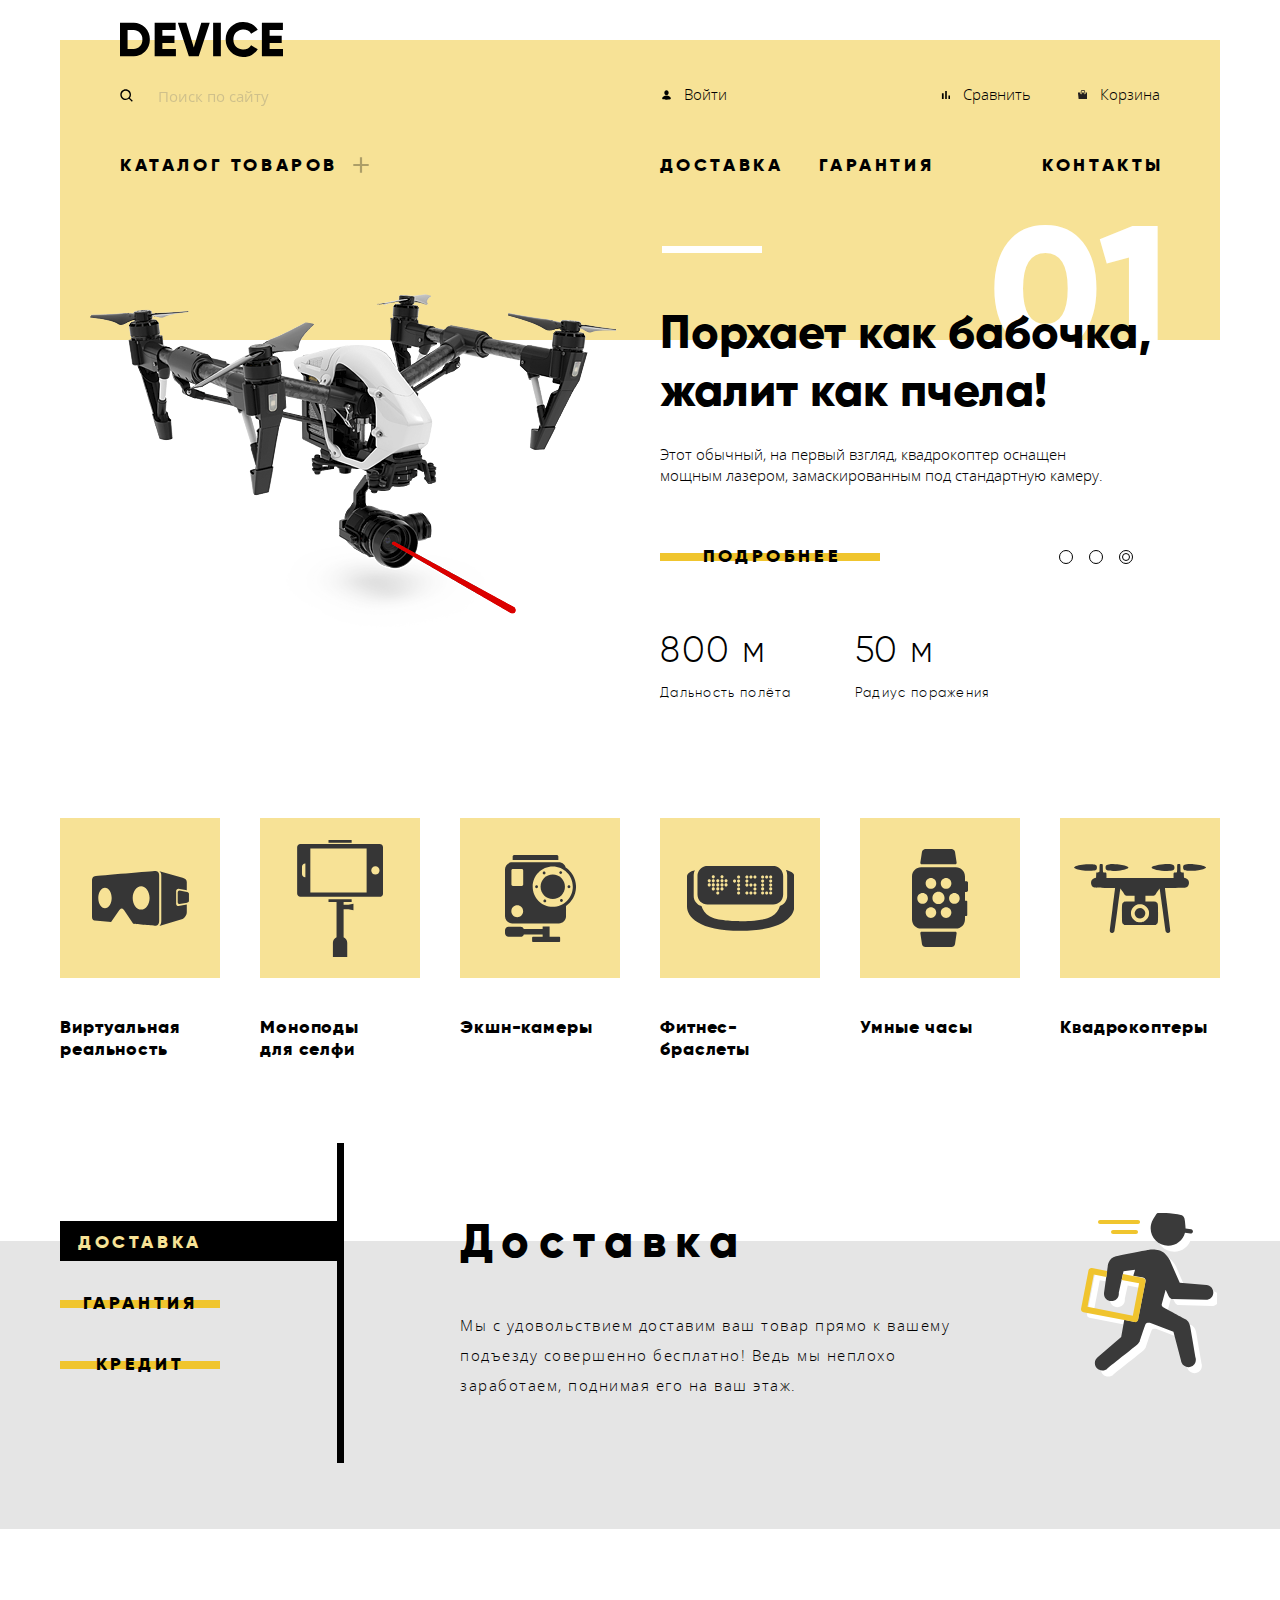
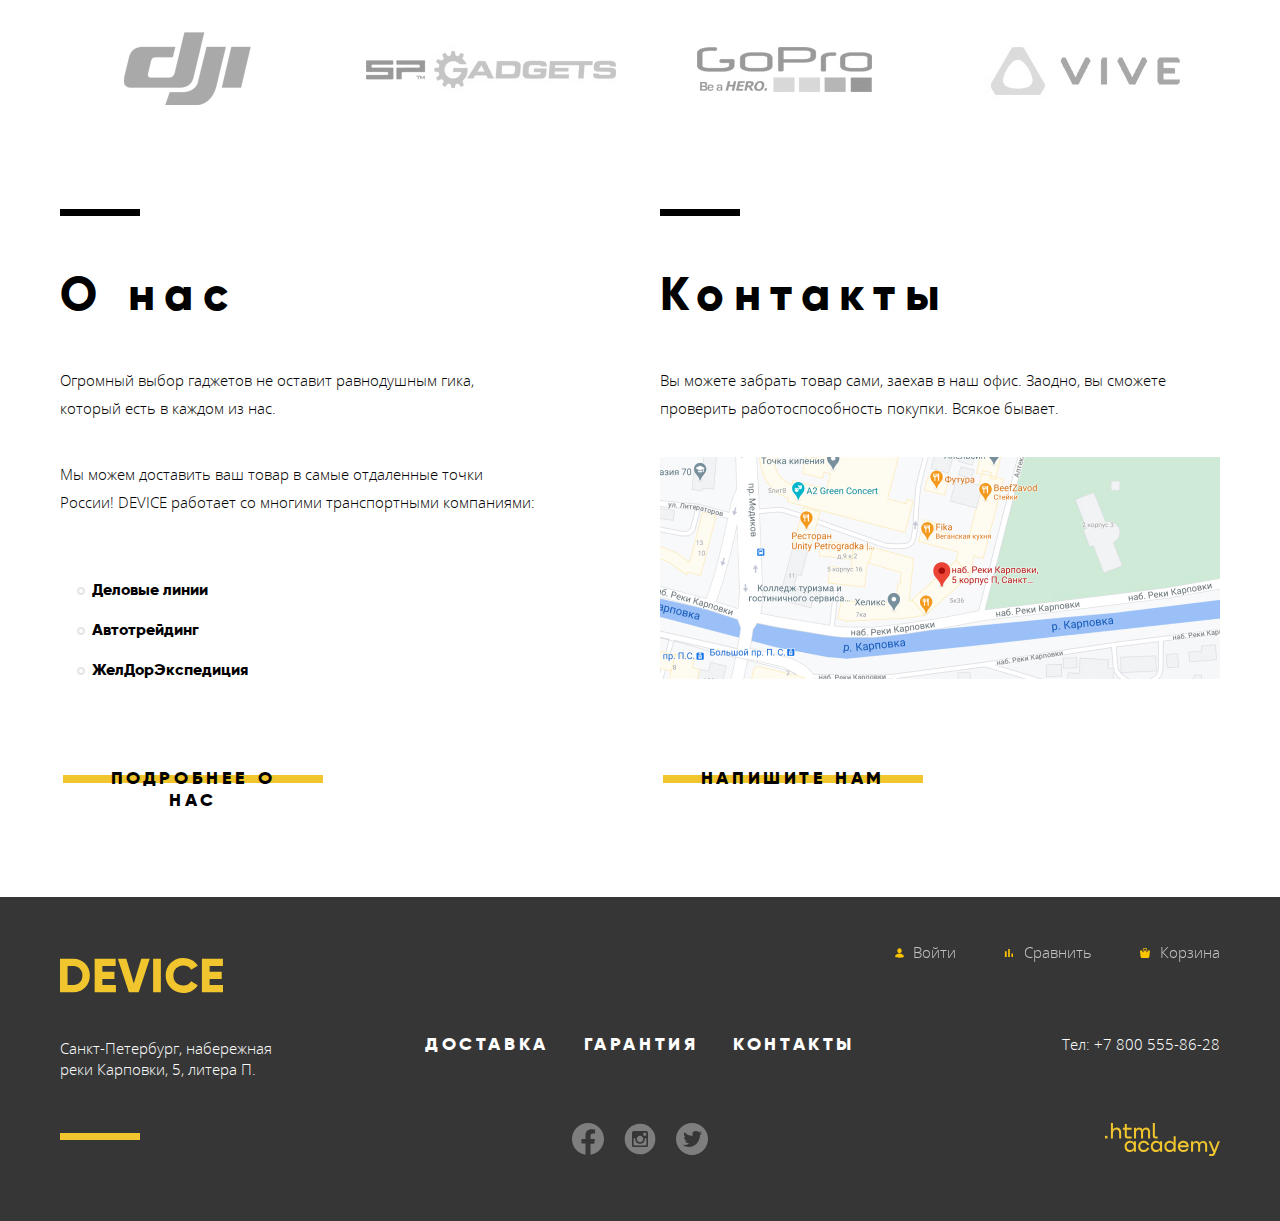
<file: index.html>
<!DOCTYPE html>
<html class="page" lang="ru">
  <head>
    <meta charset="utf-8">
    <title>HTML Academy: Девайс</title>
    <link rel="icon" href="favicon.ico">
    <link rel="icon" href="img/favicon-152.svg" type="image/svg+xml">
    <link rel="apple-touch-icon" href="img/favicon-180.png">
    <link rel="manifest" href="manifest.webmanifest">
    <link rel="stylesheet" href="css/normalize.css">
    <link rel="stylesheet" href="css/style.css">
  </head>

  <body class="page-body">

    <header class="main-header">

      <div class="wrapper">
      <nav class="main-navigation">
        <a class="main-logo">
          <img src="img/logo-device.svg" width="163" height="35" alt="Логотип магазина Девайс">
        </a>

        <form class="search-bar" action="https://echo.htmlacademy.ru/" method="get">
          <label for="search-input" class="search-label"></label>
          <input id="search-input" type="search" placeholder="Поиск по сайту">
          <button class="search-button" type="submit" tabindex="0">Найти</button>
        </form>

        <ul class="account-navigation-list">
          <li class="account-navigation-item login"><a href="#">Войти</a></li>
          <li class="account-navigation-item compare"><a href="#">Сравнить</a></li>
          <li class="account-navigation-item cart"><a href="#">Корзина</a></li>
        </ul>

       <ul class="site-navigation-list">
         <li class="site-navigation-item submenu-catalog" tabindex="0"><a href="catalog.html">Каталог товаров</a>
          <ul class="drop-down-menu">
            <li class="drop-down-item"><a href="#" tabindex="0">Виртуальная реальность</a></li>
            <li class="drop-down-item"><a href="catalog.html">Моноподы для селфи</a></li>
            <li class="drop-down-item"><a href="#">Экшн-камеры</a></li>
            <li class="drop-down-item"><a href="#">Фитнес-браслеты</a></li>
            <li class="drop-down-item smart-watch"><a href="#">Умные часы</a></li>
            <li class="drop-down-item"><a href="#">Квадрокоптер</a></li>
          </ul>
        </li>
         <li class="site-navigation-item delivery"><a href="#">Доставка</a></li>
         <li class="site-navigation-item warranty"><a href="#">Гарантия</a></li>
         <li class="site-navigation-item contacts"><a href="#">Контакты</a></li>
       </ul>
      </nav>
      </div>
    </header>

    <main class="container">
      <h1 class="visually-hidden">Интернет-магазин "Device"</h1>

      <section class="slider-items">
        <h2 class="visually-hidden">Слайдеры товаров</h2>

        <div class="slider-item-quadcopter">

          <img src="img/slider-quadcopter.png" width="526" height="334" alt="Квадрокоптер с камерой">

          <div class="grid-column-description">

          <p class="slider-caption">Порхает как бабочка, жалит как пчела!</p>
          <p class="lil-description">Этот обычный, на первый взгляд, квадрокоптер оснащен<br>
            мощным лазером, замаскированным под стандартную камеру.</p>
          <a class="button" href="#">Подробнее</a>

          <ul class="slider-dots-list">
            <li class="slider-dots-item"><a href="#"></a></li>
            <li class="slider-dots-item"><a href="#"></a></li>
            <li class="slider-dots-item"><a></a></li>
          </ul>

          <table class="slider-items-table">
            <tr class="slider-items-table-row">
              <td class="slider-items-table-description">800 м</td>
              <td class="slider-items-table-description">50 м</td>
            </tr>
            <tr class="slider-items-table-row">
              <th class="slider-items-table-header">Дальность полёта</th>
              <th class="slider-items-table-header">Радиус поражения</th>
            </tr>

          </table>
        </div>
        </div>

        <div class="slider-item-watch">

          <img src="img/slider-watch.png" width="345" height="485" alt="Фитнес-браслет">

          <div class="grid-column-description">

          <p class="slider-caption">Худеем <br> правильно!</p>
          <p>Мотивирующие фитнес-браслеты помогут найти в себе силы<br>
            не пропускать занятия и соблюдать диету.</p>
          <a class="button" href="#">Подробнее</a>

          <ul class="slider-dots-list">
            <li  class="slider-dots-item"><a href="#"></a></li>
            <li  class="slider-dots-item"><a></a></li>
            <li  class="slider-dots-item"><a href="#"></a></li>
          </ul>

          <table class="slider-items-table">
            <tr class="slider-items-table-row">
              <td class="slider-items-table-description">48 часов</td>
            </tr>
            <tr class="slider-items-table-row">
              <th class="slider-items-table-header">Без подзарядки</th>
            </tr>
          </table>
          </div>
        </div>

        <div class="slider-item-selfiestick">

          <img src="img/slider-selfiestick.png" width="384" height="486" alt="Палка для селфи">

          <div class="grid-column-description">

          <p class="slider-caption">Делай селфи, <br> как Бен Стиллер! </p>
          <p>Самая длинная палка для селфи доступна в нашем магазине.<br>
            Восемь (Восемь, Карл!) метров длиной и весом всего 5 килограмм.</p>
          <a class="button" href="#">Подробнее</a>

          <ul class="slider-dots-list">
            <li  class="slider-dots-item"><a></a></li>
            <li  class="slider-dots-item"><a href="#"></a></li>
            <li  class="slider-dots-item"><a href="#"></a></li>
          </ul>

          <table class="slider-items-table">
            <tr class="slider-items-table-row">
              <td class="slider-items-table-description">8,5 м</td>
              <td class="slider-items-table-description">5 кг</td>
              <td class="slider-items-table-description">Карбон</td>
            </tr>
            <tr class="slider-items-table-row">
              <th class="slider-items-table-header">Длина палки</th>
              <th class="slider-items-table-header">Вес палки</th>
              <th class="slider-items-table-header">Материал</th>
            </tr>
          </table>
          </div>
        </div>
      </section>

      <section class="catalog-categories">
        <h2 class="visually-hidden">Популярные категории товаров</h2>

        <ul class="categories-list">
          <li class="categories-item">
            <a class="categories-item-bg-color" href="#"><img src="img/category-vr.svg" width="97" height="55" alt="Категория Виртуальная реальность"></a>
            <a class="categories-name" href="#">Виртуальная реальность</a>
          </li>

          <li class="categories-item">
            <a class="categories-item-bg-color" href="#"><img src="img/category-monopods.svg" width="86" height="117" alt="Категория Моноподы для селфи"></a>
            <a class="categories-name" href="#">Моноподы <br> для селфи</a>
          </li>

          <li class="categories-item">
            <a class="categories-item-bg-color" href="#"><img src="img/category-action-camera.svg" width="71" height="87" alt="Категория Экшн-камеры"></a>
            <a class="categories-name" href="#">Экшн-камеры</a>
          </li>

          <li class="categories-item">
            <a class="categories-item-bg-color" href="#"><img src="img/category-fitness-bracelets.svg" width="107" height="65" alt="Категория Фитнес-браслеты"></a>
            <a class="categories-name" href="#">Фитнес-браслеты</a>
          </li>

          <li class="categories-item">
            <a class="categories-item-bg-color" href="#"><img src="img/category-smart-watches.svg" width="56" height="98" alt="Категория Умные часы"></a>
            <a class="categories-name" href="#">Умные часы</a>
          </li>

          <li class="categories-item">
            <a class="categories-item-bg-color" href="#"><img src="img/category-quadcopters.svg" width="132" height="69" alt="Категория Квадрокоптеры"></a>
            <a class="categories-name" href="#">Квадрокоптеры</a>
          </li>
        </ul>
      </section>

      <section class="services">
        <div class="services-conteiner">
        <h2 class="visually-hidden">Услуги</h2>

        <div class="slider-grid-container">
        <ul class="slider-button-list">
          <li><a class="button delivery-button current-button">Доставка</a></li>
          <li><a class="button warranty-button" href="#">Гарантия</a></li>
          <li><a class="button credit-button" href="#">Кредит</a></li>
        </ul>
        </div>

        <div class="services-grid-container">

        <div class="delivery-service">
          <h3 class="service-name">Доставка</h3>
          <p>Мы с удовольствием доставим ваш товар прямо к вашему <br>
            подъезду совершенно бесплатно! Ведь мы неплохо <br>
            заработаем, поднимая его на ваш этаж.</p>
        </div>


        <div class="warranty-service">
          <h3 class="service-name">Гарантия</h3>
          <p>Если из-за возгорания купленного у нас товара у вас сгорит дом — <br>
            не переживайте, мы выдадим вам новый. <br>
            Товар, не дом, конечно же.</p>
        </div>

        <div class="credit-service">
          <h3 class="service-name">Кредит</h3>
          <p>Залезть в долговую яму стало проще! Кредитные консультанты <br>
            подберут для вас наиболее выгодные <br>
            условия кредита. Выгодные для нашего банка, разумеется.</p>
        </div>
      </div>
      </div>
      </section>

      <section class="partners">
        <h2 class="visually-hidden">Партнёры</h2>

        <ul class="partners-list">
          <li class="partners-item">
            <a class="partners-dji" href="#"><img src="img/logo-dji-color.png" width="260" height="100" alt="Фирма DJI"></a>
          </li>
          <li class="partners-item">
            <a class="partners-sp" href="#"><img src="img/logo-spgadgets-color.png" width="260" height="100" alt="Фирма SP Gadgets"></a>
          </li>
          <li class="partners-item">
            <a class="partners-gopro" href="#"><img src="img/logo-gopro-color.png" width="260" height="100" alt="Фирма GoPro"></a>
          </li>
          <li class="partners-item">
            <a class="partners-vive" href="#"><img src="img/logo-vive-color.png" width="260" height="100" alt="Фирма VIVE"></a>
          </li>
        </ul>
      </section>

      <div class="grid-info">
      <section class="about-us-block">
        <h2 class="block-name">О нас</h2>
        <p>Огромный выбор гаджетов не оставит равнодушным гика, <br>
          который есть в каждом из нас.</p>
        <p class="about-us-description">Мы можем доставить ваш товар в самые отдаленные точки <br>
          России! DEVICE работает со многими транспортными компаниями:</p>

        <ul class="transport-companies-list">
          <li class="transport-companies-item">Деловые линии</li>
          <li class="transport-companies-item">Автотрейдинг</li>
          <li class="transport-companies-item">ЖелДорЭкспедиция</li>
        </ul>

        <a class="button block-button" href="#">Подробнее о нас</a>
      </section>

      <section class="contacts-block">
        <h2 class="block-name">Контакты</h2>
        <p>Вы можете забрать товар сами, заехав в наш офис. Заодно, вы сможете <br>
          проверить работоспособность покупки. Всякое бывает.</p>
        <a class="map" href="#">
          <img src="img/main-map.jpg" width="560" height="222" alt="Адрес: Санкт-Петербург, набережная реки Карповки, 5, литера П.">
        </a>
        <a class="button block-button popup-button" href="#">Напишите нам</a>
      </section>
      </div>
    </main>

    <footer class="main-footer">
      <div class="grid-footer">

        <a class="footer-logo"><img src="img/footer-logo-device.svg" width="163" height="35" alt="Логотип магазина Девайс"></a>
        <p class="footer-address">Санкт-Петербург, набережная <br>
          реки Карповки, 5, литера П.</p>


      <section class="footer-site-navigation">
        <ul class="footer-site-navigation-list">
          <li class="footer-site-navigation-item delivery"><a href="#">Доставка</a></li>
          <li class="footer-site-navigation-item warranty"><a href="#">Гарантия</a></li>
          <li class="footer-site-navigation-item contacts"><a href="#">Контакты</a></li>
        </ul>
       </section>

      <section class="footer-account-navigation">
        <ul class="footer-account-navigation-list">
          <li class="footer-account-navigation-item login"><a href="#">Войти</a></li>
          <li class="footer-account-navigation-item compare"><a href="#">Сравнить</a></li>
          <li class="footer-account-navigation-item cart"><a href="#">Корзина</a></li>
        </ul>
      </section>

      <section class="footer-socials">
        <ul class="footer-socials-list">
          <li class="footer-socials-item">
            <a href="#"><img src="img/icon-facebook.svg" alt="Facebook" width="32" height="32"></a>
          </li>
          <li class="footer-socials-item">
            <a href="#"><img src="img/icon-instagram.svg" alt="Instagram" width="32" height="32"></a>
          </li>
          <li class="footer-socials-item">
            <a href="#"><img src="img/icon-twitter.svg" alt="Twitter" width="32" height="32"></a>
          </li>
        </ul>
      </section>

      <p class="footer-phone">Тел:
        <a class="contacts-phone" href="tel:+78005558628">+7 800 555-86-28</a>
      </p>

      <p class="footer-html-academy-logo">
        <a href="https://htmlacademy.ru/intensive/htmlcss"><img src="img/logo-htmlacademy.svg" alt="Логотип HTML Academy" width="115" height="34"></a>
      </p>
      </div>
    </footer>

    <section class=" modal modal-message">
      <h2 class="visually-hidden">Напишите нам</h2>

      <form class="message-form" action="https://echo.htmlacademy.ru" method="post">
        <p>
          <label for="message-name">Ваше имя</label><br>
          <input class="form-name" id="message-name" type="text" name="name" placeholder="Имя Фамилия">
        </p>
        <p>
          <label for="message-email">Ваш e-mail</label><br>
          <input class="form-email" id="message-email" type="email" name="email" placeholder="email@example.com">
        </p>
        <p>
          <label for="message-text">Текст письма</label><br>
          <textarea class="form-textarea" name="text" id="message-text" cols="30" rows="10">В свободной форме</textarea>
        </p>
        <button class="button" type="submit">Отправить</button>
      </form>
      <button class="close-button" type="button" aria-label="Закрыть"></button>
    </section>

    <section class="modal modal-map">
      <h2 class="visually-hidden">Карта</h2>
      <iframe src="https://www.google.com/maps/embed?pb=!1m18!1m12!1m3!1d1998.6037999040354!2d30.322010416394033!3d59.938716271971415!2m3!1f0!2f0!3f0!3m2!1i1024!2i768!4f13.1!3m3!1m2!1s0x4696310fca5ba729%3A0xea9c53d4493c879f!2sBolshaya+Konyushennaya+ul.%2C+19%2C+Sankt-Peterburg%2C+Russia%2C+191186!5e0!3m2!1sen!2s!4v1441888483426" width="960" height="573" allowfullscreen title="Офис компании по адресу набережная реки Карповки, 5, литера П, Санкт-Петербург"></iframe>
      <button class="close-button" type="button" aria-label="Закрыть"></button>
    </section>

    <script src="js/min-popup.js"></script>
    <script src="js/min-map.js"></script>
  </body>
</html>
</file>
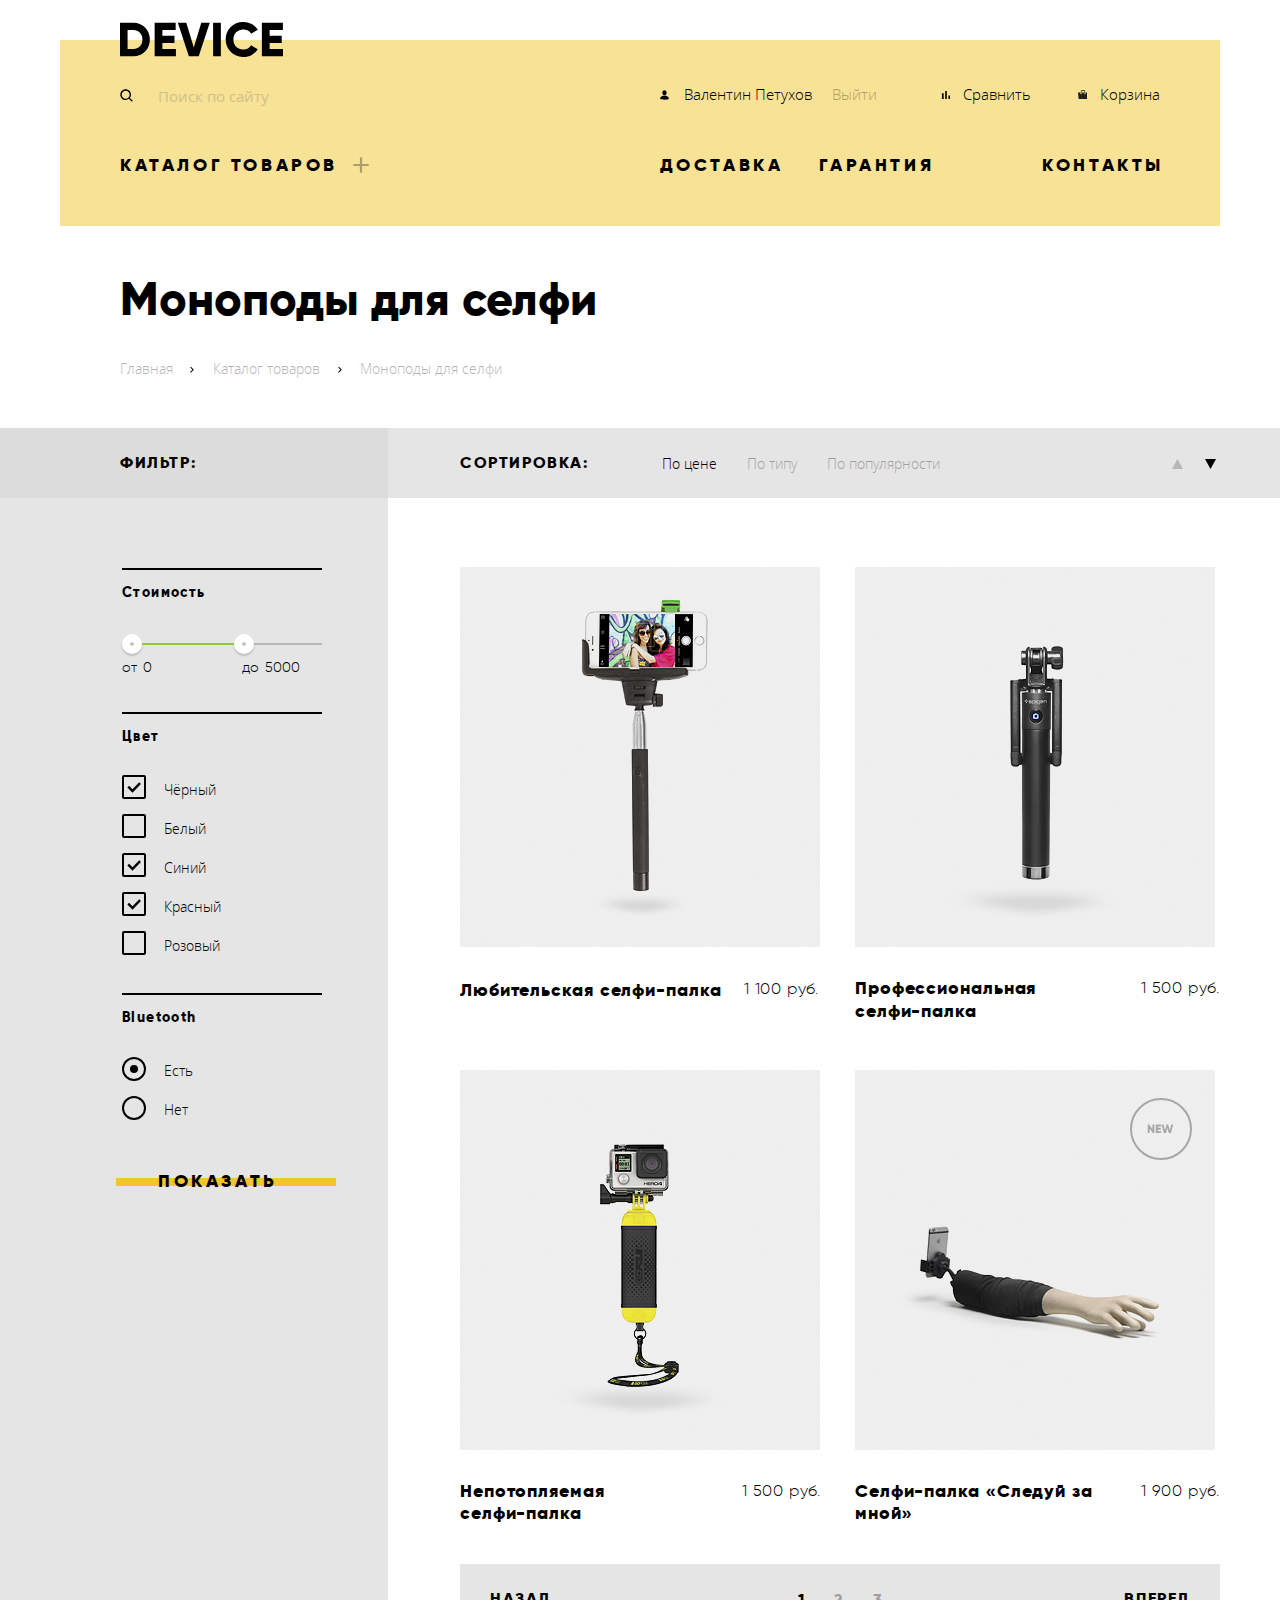
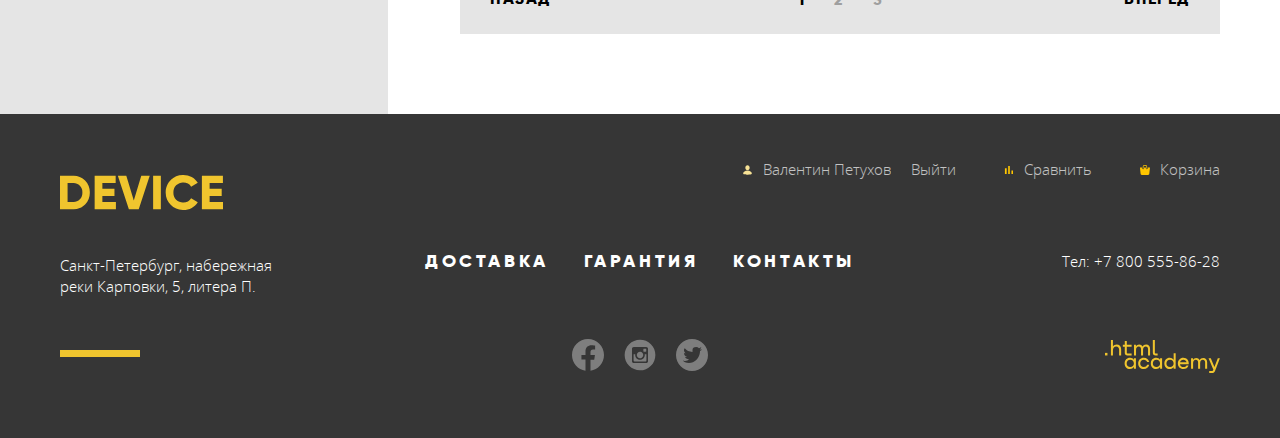
<file: catalog.html>
<!DOCTYPE html>
<html class="page" lang="ru">
  <head>
    <meta charset="utf-8">
    <meta name="viewport" content="width=device-width, initial-scale=1.0">
    <title>HTML Academy: Девайс - Каталог</title>
    <link rel="icon" href="favicon.ico">
    <link rel="icon" href="img/favicon-152.svg" type="image/svg+xml">
    <link rel="apple-touch-icon" href="img/favicon-180.png">
    <link rel="manifest" href="manifest.webmanifest">
    <link rel="stylesheet" href="css/normalize.css">
    <link rel="stylesheet" href="css/style.css">
  </head>

  <body class="page-body">

    <header class="main-header">

      <div class="wrapper">
      <nav class="main-navigation main-navigation-catalog">
        <a class="main-logo" href="index.html">
          <img src="img/logo-device.svg" width="163" height="35" alt="Логотип магазина Девайс">
        </a>

        <form class="search-bar" action="https://echo.htmlacademy.ru/" method="get">
          <label for="search-input" class="search-label"></label>
          <input id="search-input" type="search" placeholder="Поиск по сайту">
          <button class="search-button" type="submit">Найти</button>
        </form>

        <ul class="account-navigation-list">
          <li class="account-navigation-item account-name"><a href="#">Валентин Петухов</a></li>
          <li class="account-navigation-item exit"><a href="#">Выйти</a></li>
          <li class="account-navigation-item compare"><a href="#">Сравнить</a></li>
          <li class="account-navigation-item cart"><a href="#">Корзина</a></li>
        </ul>

        <ul class="site-navigation-list">
          <li class="site-navigation-item submenu-catalog"><a>Каталог товаров</a>
           <ul class="drop-down-menu catalog-dropdown">
             <li class="drop-down-item"><a href="#">Виртуальная реальность</a></li>
             <li class="drop-down-item"><a href="#">Моноподы для селфи</a></li>
             <li class="drop-down-item"><a href="#">Экшн-камеры</a></li>
             <li class="drop-down-item"><a href="#">Фитнес-браслеты</a></li>
             <li class="drop-down-item smart-watch"><a href="#">Умные часы</a></li>
             <li class="drop-down-item"><a href="#">Квадрокоптер</a></li>
           </ul>
         </li>
          <li class="site-navigation-item delivery"><a href="#">Доставка</a></li>
          <li class="site-navigation-item warranty"><a href="#">Гарантия</a></li>
          <li class="site-navigation-item contacts"><a href="#">Контакты</a></li>
        </ul>
      </nav>
      </div>
    </header>

      <main>
        <div class="wrapper">
        <h1 class="page-title">Моноподы для селфи</h1>

        <ul class="breadcrumbs-list">
            <li class="breadcrumbs-item first">
                <a href="index.html">Главная</a>
            </li>
            <li class="breadcrumbs-item second">
                <a href="catalog.html">Каталог товаров</a>
            </li>
            <li class="breadcrumbs-item"><a>Моноподы для селфи</a></li>
        </ul>
        </div>

        <div class="wrapping"></div>

        <div class="wrapper">
        <div class="page-catalog">
          <div class="filter-group">
            <h2>Фильтр:</h2>
            <form class="filter" method="get" action="https://echo.htmlacademy.ru">
                <fieldset>
                  <legend>Стоимость</legend>
                    <div class="range-filter">
                      <div class="range-controls">
                        <div class="scale">
                          <div class="bar"></div>
                        </div>
                        <div class="toggle toggle-min" tabindex="0"></div>
                        <div class="toggle toggle-max" tabindex="0"></div>
                      </div>

                      <div class="price-controls">
                        <label class="min-price">
                          от <input type="number" name="min-price" value="0">
                        </label>
                        <label class="max-price">
                          до <input type="number" name="max-price" value="5000">
                        </label>
                      </div>
                    </div>
                </fieldset>
                <fieldset>
                  <legend>Цвет</legend>
                  <ul>
                      <li class="filter-option filter-checkbox">
                        <input class="visually-hidden filter-input-checkbox filter-input" type="checkbox" name="black" id="color-black" checked>
                        <label for="color-black">Чёрный</label>
                      </li>
                      <li class="filter-option filter-checkbox">
                        <input class="visually-hidden filter-input-checkbox filter-input" type="checkbox" name="white" id="color-white">
                        <label for="color-white">Белый</label>
                    </li>
                    <li class="filter-option filter-checkbox">
                        <input class="visually-hidden filter-input-checkbox filter-input" type="checkbox" name="blue" id="color-blue" checked>
                        <label for="color-blue">Синий</label>
                    </li>
                    <li class="filter-option filter-checkbox">
                        <input class="visually-hidden filter-input-checkbox filter-input" type="checkbox" name="red" id="color-red" checked>
                        <label for="color-red">Красный</label>
                    </li>
                    <li class="filter-option filter-checkbox">
                        <input class="visually-hidden filter-input-checkbox filter-input" type="checkbox" name="pink" id="color-pink">
                        <label for="color-pink">Розовый</label>
                    </li>
                  </ul>
                </fieldset>
                <fieldset class="fieldset-bluetooth">
                    <legend>Bluetooth</legend>
                    <ul>
                        <li class="filter-option filter-radio">
                            <input class="visually-hidden filter-input-radio filter-input" type="radio" name="bluetooth-group" id="have-bluetooth" value="yes" checked>
                            <label for="have-bluetooth">Есть</label>
                        </li>
                        <li class="filter-option filter-radio">
                            <input class="visually-hidden filter-input-radio filter-input" type="radio" name="bluetooth-group" id="no-bluetooth" value="no">
                            <label for="no-bluetooth">Нет</label>
                        </li>
                    </ul>
                </fieldset>
                <button class="button show-button" type="submit">Показать</button>
              </form>
              </div>

            <div class="sorting">
            <h2>Сортировка:</h2>
                <ul class="sorting-list">
                    <li><a>По цене</a></li>
                    <li><a href="#">По типу</a></li>
                    <li><a href="#">По популярности</a></li>
                </ul>

                <ul class="direction-list">
                  <li class="direction-item-up">
                    <a href="#" aria-label="Стрелка сортировки наверх">
                      <svg width="11" height="10" viewBox="0 0 11 10" fill="none" xmlns="http://www.w3.org/2000/svg">
                      <path opacity="0.2" d="M0 10H11L5.5 0L0 10Z" fill="black"/>
                      </svg>
                    </a>
                  </li>
                  <li class="direction-item-down">
                    <a href="#" aria-label="Стрелка сортировки вниз">
                        <svg width="11" height="10" viewBox="0 0 11 10" fill="none" xmlns="http://www.w3.org/2000/svg">
                        <path d="M11 0L0 0L5.5 10L11 0Z" fill="black"/>
                        </svg>
                    </a>
                  </li>
                </ul>
              </div>


        <section class="catalog">
            <h2 class="visually-hidden">Список товаров</h2>

            <ul class="catalog-list">
              <li class="catalog-item">
                  <a href="#"><h3>Любительская селфи-палка</h3></a>
                    <p>
                      <img src="img/item-selfie-1.jpg" width="360" height="380" alt="Селфи-палка с телефоном">
                      <button class="button add-to-cart-button">В корзину</button><br>
                      <button class="compare-button">Добавить к сравнению</button>
                    </p>
                    <p class="price">1 100 руб.</p>
              </li>
              <li class="catalog-item">
                  <a href="#"><h3>Профессиональная <br> селфи-палка</h3></a>
                    <p>
                      <img src="img/item-selfie-2.jpg" width="360" height="380" alt="Профессиональная селфи-палка черного цвета">
                      <button class="button add-to-cart-button">В корзину</button><br>
                      <button class="compare-button">Добавить к сравнению</button>
                    </p>
                    <p class="price">1 500 руб.</p>
              </li>
              <li class="catalog-item">
                  <a href="#"><h3>Непотопляемая <br> селфи-палка</h3></a>
                    <p>
                      <img src="img/item-selfie-3.jpg" width="360" height="380" alt="Черно-желтая селфи-палка с камерой">
                      <button class="button add-to-cart-button">В корзину</button><br>
                      <button class="compare-button">Добавить к сравнению</button>
                    </p>
                    <p class="price">1 500 руб.</p>
              </li>
              <li class="catalog-item new-item">
                  <a href="#"><h3>Селфи-палка «Следуй за мной»</h3></a>
                    <p>
                      <img src="img/item-selfie-4.jpg" width="360" height="380" alt="Селфи-палка в виде руки">
                      <button class="button add-to-cart-button">В корзину</button><br>
                      <button class="compare-button">Добавить к сравнению</button>
                    </p>
                    <p class="price">1 900 руб.</p>
                </li>
            </ul>
        </section>

        <div class="pages">
          <button class="pages-button back-button" type="button" disabled>Назад</button>
            <ul class="pages-list">
              <li><a>1</a></li>
              <li><a href="#">2</a></li>
              <li><a href="#">3</a></li>
            </ul>
          <button class="pages-button forward-button" type="button">Вперед</button>
        </div>
        </div>
        </div>
      </main>

      <footer class="main-footer">
        <div class="grid-footer">

            <a class="footer-logo" href="index.html"><img src="img/footer-logo-device.svg" width="163" height="35" alt="Логотип магазина Девайс"></a>
            <p class="footer-address">Санкт-Петербург, набережная <br>
              реки Карповки, 5, литера П.</p>

          <section class="footer-site-navigation">
            <ul class="footer-site-navigation-list">
              <li class="footer-site-navigation-item delivery"><a href="#">Доставка</a></li>
              <li class="footer-site-navigation-item warranty"><a href="#">Гарантия</a></li>
              <li class="footer-site-navigation-item contacts"><a href="#">Контакты</a></li>
            </ul>
           </section>

          <section class="footer-account-navigation">
            <ul class="footer-account-navigation-list">
              <li class="footer-account-navigation-item account-name"><a href="#">Валентин Петухов</a></li>
              <li class="footer-account-navigation-item exit"><a href="#">Выйти</a></li>
              <li class="footer-account-navigation-item compare"><a href="#">Сравнить</a></li>
              <li class="footer-account-navigation-item cart"><a href="#">Корзина</a></li>
            </ul>
          </section>

          <section class="footer-socials">
            <ul class="footer-socials-list">
              <li class="footer-socials-item">
                <a href="#"><img src="img/icon-facebook.svg" alt="Facebook" width="32" height="32"></a>
              </li>
              <li class="footer-socials-item">
                <a href="#"><img src="img/icon-instagram.svg" alt="Instagram" width="32" height="32"></a>
              </li>
              <li class="footer-socials-item">
                <a href="#"><img src="img/icon-twitter.svg" alt="Twitter" width="32" height="32"></a>
              </li>
            </ul>
          </section>

          <p class="footer-phone">Тел:
            <a class="contacts-phone" href="tel:+78005558628">+7 800 555-86-28</a>
          </p>

          <p class="footer-html-academy-logo">
            <a href="https://htmlacademy.ru/intensive/htmlcss"><img src="img/logo-htmlacademy.svg" alt="Логотип HTML Academy" width="115" height="34"></a>
          </p>
          </div>
        </footer>

        <section class=" modal modal-message">
          <h2 class="visually-hidden">Напишите нам</h2>

          <form action="https://echo.htmlacademy.ru" method="post">
            <p>
              <label for="message-name">Ваше имя</label><br>
              <input id="message-name" type="text" name="name" placeholder="Имя Фамилия">
            </p>
            <p>
              <label for="message-email">Ваш e-mail</label><br>
              <input id="message-email" type="email" name="email" placeholder="email@example.com">
            </p>
            <p>
              <label for="message-text">Текст письма</label><br>
              <textarea name="text" id="message-text" cols="30" rows="10">В свободной форме</textarea>
            </p>
            <button class="button" type="submit">Отправить</button>
          </form>
          <button class="close-button" type="button" aria-label="Закрыть"></button>
        </section>

        <section class="modal modal-map">
          <h2 class="visually-hidden">Карта</h2>
          <iframe src="https://www.google.com/maps/embed?pb=!1m18!1m12!1m3!1d1998.6037999040354!2d30.322010416394033!3d59.938716271971415!2m3!1f0!2f0!3f0!3m2!1i1024!2i768!4f13.1!3m3!1m2!1s0x4696310fca5ba729%3A0xea9c53d4493c879f!2sBolshaya+Konyushennaya+ul.%2C+19%2C+Sankt-Peterburg%2C+Russia%2C+191186!5e0!3m2!1sen!2s!4v1441888483426" width="960" height="573" allowfullscreen title="Офис компании по адресу набережная реки Карповки, 5, литера П, Санкт-Петербург"></iframe>
          <button class="close-button" type="button" aria-label="Закрыть"></button>
        </section>
  </body>
</html>
</file>
<file: css/style.css>
/* Fonts */

@font-face {
  font-family: "Gilroy";
    src: url("../fonts/gilroylight.woff2") format("woff2"),
    url("../fonts/gilroylight.woff") format("woff");
    font-weight: 300;
    font-style: normal;
}

@font-face {
  font-family: "Gilroy";
  src: url("../fonts/gilroyextrabold.woff2") format("woff2"),
  url("../fonts/gilroyextrabold.woff") format("woff");
  font-weight: 800;
  font-style: normal;
}

@font-face {
  font-family: "Open Sans";
  src: url("../fonts/opensans.woff2") format("woff2"),
  url("../fonts/opensans.woff") format("woff");
  font-weight: 400;
  font-style: normal;
}

@font-face {
  font-family: "Open Sans";
  src: url("../fonts/opensanslight.woff2") format("woff2"),
  url("../fonts/opensanslight.woff") format("woff");
  font-weight: 300;
  font-style: normal;
}

/* Variables */

:root {
  --basic-black: #000000;
  --basic-dark: #363636;
  --basic-grey: #464646;
  --basic-half-grey: #7e7e7e;
  --basic-grey-light: #e5e5e5;
  --basic-white: #ffffff;

  --special-yellow-dark: #f0c52e;
  --special-yellow-light: #f7e296;
  --special-green: #91c92f;

  --status: #f6dada;
}

/* Global */

.page-body {
  min-width: 1160px;
  margin: 0px;
  padding: 0px;
  font-family: "Open Sans", Arial, sans-serif;
  font-size: 15px;
  line-height: 21px;
  font-weight: 300;
  color: var(--basic-black);
  background-color: var(--basic-white);

  min-height: 100%;
  display: grid;
  grid-template-rows: min-content 1fr min-content;
  align-content: start;
}

a {
  text-decoration: none;
  color: var(--basic-black);
}

img {
  max-width: 100%;
  height: auto;
}

button {
  padding: 0;
  border: none;
  font: inherit;
  color: inherit;
  background-color: transparent;
}

.visually-hidden {
  position: absolute;
  width: 1px;
  height: 1px;
  margin: -1px;
  border: 0;
  padding: 0;
  white-space: nowrap;
  clip-path: inset(100%);
  clip: rect(0 0 0 0);
  overflow: hidden;
}

.container {
  display: grid;
}

/* Main-navigation */

.wrapper {
  width: 1160px;
  margin: 0 auto;
}

.main-navigation {
  display: grid;
  grid-template-columns: 600px 280px 280px;
  grid-template-rows: 75px 75px 150px;
  background-color: var(--special-yellow-light);
  height: 300px;
  margin-top: 40px;
  position: relative;
}

.main-navigation-catalog {
  height: 186px;
}

.main-logo {
  grid-column: 1/2;
  grid-row: 1/2;
  width: 164px;
  height: 35px;
  top: -18px;
  left: 60px;
  position: absolute;
}

.search-bar {
  grid-column: 1/2;
  grid-row: 1/2;
  margin-top: 44px;
  margin-left: 98px;
  position: relative;
  display: flex;
}

.search-bar input {
  background-color: transparent;
  border: transparent;
  margin: 0;
  padding: 0;
  height: 40px;
  width: 322px;
  margin-top: -8px;
  outline: none;
  opacity: 0.3;
}

.search-button {
  text-transform: uppercase;
  width: 80px;
  height: 46px;
  border: 2px solid var(--basic-black);
  margin-top: -14px;
  cursor: pointer;
  display: none;
}

.search-button:hover {
  color: var(--basic-white);
  background-color: var(--basic-black);
}

.search-button:active {
  color: #4c4c4c;
  background-color: var(--basic-black);
}

.search-bar input:hover {
  opacity: 0.6;
}

.search-bar input:focus + button,
.search-bar input:active + button {
  display: block;
}

.search-button:active {
  display: block;
}

.search-button::before {
  display: block;
  content: "";
  position: absolute;
  width: 440px;
  height: 2px;
  background-color: var(--basic-black);
  right: 100px;
  bottom: -1px;
}

.search-label::before {
  display: block;
  content: "";
  position: absolute;
  width: 13px;
  height: 13px;
  top: 5px;
  left: -38px;
  background-image: url("../img/icon-search.svg");
}

.main-logo:hover, .footer-logo img:hover,
.account-navigation-item a:hover,
.site-navigation-item a:hover,
.footer-html-academy-logo img:hover,
.footer-site-navigation-item a:hover {
  opacity: 0.6;
}

.main-logo:active, .footer-logo img:active,
.account-navigation-item a:active,
.site-navigation-item a:active,
.footer-html-academy-logo img:active,
.footer-site-navigation-item a:active {
  opacity: 0.3;
}

.account-navigation-list {
  grid-column: 2/-1;
  list-style: none;
  display: flex;
  padding: 0;
  margin-top: 44px;
}

.account-navigation-item a {
  padding-left: 24px;
}

.account-navigation-item.login {
  position: relative;
}

.account-navigation-item.login::before {
  display: block;
  position: absolute;
  content: "";
  width: 9px;
  height: 10px;
  top: 6px;
  left: 2px;
  background-image: url("../img/icon-account.svg");
}

.account-navigation-item.compare {
  margin-left: auto;
  position: relative;
}

.account-navigation-item.compare::before {
  display: block;
  position: absolute;
  content: "";
  width: 9px;
  height: 9px;
  top: 6px;
  left: 2px;
  background-image: url("../img/icon-compare.svg");
}

.account-navigation-item.cart {
  margin-left: 45px;
  margin-right: 60px;
  position: relative;
}

.account-navigation-item.cart::before {
  display: block;
  position: absolute;
  content: "";
  width: 9px;
  height: 9px;
  top: 6px;
  left: 2px;
  background-image: url("../img/icon-cart.svg");
}

.account-navigation-item.exit {
  margin-left: 20px;
  opacity: 0.3;
}

.account-navigation-item.account-name {
  position: relative;
}

.account-name a {
  padding-left: 24px;
}

.exit a {
  padding: 0;
}

.account-navigation-item.account-name::before {
  display: block;
  position: absolute;
  content: "";
  width: 9px;
  height: 10px;
  top: 6px;
  background-image: url("../img/icon-account.svg");
}

.site-navigation-list {
  grid-column: 1/-1;
  grid-row: 2/3;
  font-family: "Gilroy", Arial, sans-serif;
  font-size: 18px;
  font-weight: 800;
  line-height: 22px;
  list-style: none;
  letter-spacing: 0.2em;
  text-transform: uppercase;
  display: flex;
  flex-wrap: nowrap;
  margin: 0;
  padding: 0;
  margin-left: 60px;
  margin-top: 39px;
}

.submenu-catalog a {
  padding-right: 32px;
}

.site-navigation-item.submenu-catalog {
  margin-right: auto;
  position: relative;
  width: 540px;
  z-index: 2;
}

.site-navigation-item.submenu-catalog::after {
  display: block;
  content: "";
  position: absolute;
  width: 22px;
  height: 22px;
  background-image: url("../img/icon-plus.svg");
  left: 230px;
  top: 0;
}

.site-navigation-item.delivery {
  margin-right: 36px;
}

.site-navigation-item.warranty {
  margin-right: 108px;
}

.site-navigation-item.contacts {
  margin-right: 56px;
}

.drop-down-menu {
  font-family: "Open Sans", Arial, sans-serif;
  font-size: 15px;
  font-weight: 300;
  line-height: 21px;
  text-transform: none;
  letter-spacing: 0;
  list-style: none;
  padding: 0;
  margin: 0;
  display: flex;
  flex-direction: column;
  flex-wrap: wrap;
  width: 530px;
  height: 134px;
  padding-top: 30px;
  background-color: var(--special-yellow-light);
  padding-left: 60px;
  margin-left: -60px;
  display: none;
}

.catalog-dropdown {
  padding-right: 570px;
  background-color: var(--special-yellow-light);
  /* display: none; */
}

/* .drop-down-menu:hover,
.drop-down-menu:focus-within {
  visibility: visible;
  opacity: 1;
  display: block;
} */

.drop-down-item {
  padding-bottom: 20px;
}

.drop-down-item.smart-watch {
  padding-bottom: 72px;
}

.drop-down-menu a:hover {
  opacity: 0.6;
}

.drop-down-menu a:active,
.drop-down-menu a:focus {
  opacity: 0.3;
}


.submenu-catalog:hover ul {
  display: flex;
}

.submenu-catalog:focus-within ul {
  display: flex;
}


/* Slider */


.slider-item-quadcopter,
.slider-item-watch,
.slider-item-selfiestick {
  display: grid;
  margin: 0 auto;
  width: 1160px;
  grid-template-columns: 600px 1fr;
  align-content: start;
  position: relative;
}

.slider-item-quadcopter::before {
  display: block;
  content: "01";
  position: absolute;
  font-family: "Gilroy", Arial, sans-serif;
  font-weight: 800;
  font-size: 179px;
  line-height: 220px;
  color: var(--basic-white);
  right: 50px;
  top: -160px;
  z-index: 0;
}

.slider-item-watch::before {
  display: block;
  content: "02";
  position: absolute;
  font-family: "Gilroy", Arial, sans-serif;
  font-weight: 800;
  font-size: 179px;
  line-height: 220px;
  color: var(--basic-white);
  right: 50px;
  top: -160px;
  z-index: 0;
}

.slider-item-selfiestick::before {
  display: block;
  content: "03";
  position: absolute;
  font-family: "Gilroy", Arial, sans-serif;
  font-weight: 800;
  font-size: 179px;
  line-height: 220px;
  color: var(--basic-white);
  right: 50px;
  top: -160px;
  z-index: 0;
}

.slider-item-quadcopter::after,
.slider-item-watch::after,
.slider-item-selfiestick::after {
  display: block;
  content: "";
  position: absolute;
  width: 100px;
  height: 7px;
  background-color: var(--basic-white);
  top: -94px;
  right: 458px;
}

.slider-item-quadcopter img {
  grid-column: 1/2;
  margin-top: -46px;
  margin-left: 30px;
  margin-bottom: 30px;
}

.slider-item-selfiestick img {
  grid-column: 1/2;
  margin-top: -98px;
  margin-left: 89px;
  margin-bottom: 30px;
}

.slider-item-watch img {
  grid-column: 1/2;
  margin-top: -98px;
  margin-left: 116px;
  margin-bottom: 30px;
}

.grid-column-description {
  grid-column: 2/-1;
  z-index: 1;
}

.slider-caption {
  font-family: "Gilroy", Arial, sans-serif;
  font-weight: 800;
  font-size: 47px;
  line-height: 58px;
  margin-top: -37px;
  margin-bottom: 25px;
}

.slider-item-watch .slider-caption {
  margin-top: -35px;
}

.lil-description {
  margin: 0;
  padding: 0;
}

.slider-item-selfiestick,
.slider-item-watch {
  display: none;
}

.button {
  font-family: "Gilroy", Arial, sans-serif;
  font-weight: 800;
  font-size: 18px;
  line-height: 22px;
  letter-spacing: 0.2em;
  text-transform: uppercase;
  position: relative;
  display: inline-block;
  vertical-align: middle;
  text-align: center;
  width: 220px;
  padding: 10px;
  cursor: pointer;
}

.button::before {
  display: inline-block;
  vertical-align: middle;
  content: "";
  width: 220px;
  height: 8px;
  background-color: var(--special-yellow-dark);
  position: absolute;
  z-index: -1;
  top: 18px;
  left: 8px;
}

.button:hover::before {
  height: 40px;
  top: 0;
}

.button:focus::before {
  height: 40px;
  top: 0;
  outline: none;
}

.button:active {
  color: #A88A20;
}

.delivery-button:active,
.warranty-button:active,
.credit-button:active {
  color: var(--special-yellow-light);
}

.grid-column-description .button {
  margin: 49px -8px;
}

.slider-dots-list {
  position: absolute;
  list-style: none;
  top: 210px;
  right: 71px;
  display: flex;
  padding: 0;
  margin: 0;
  cursor: pointer;
}

.slider-item-selfiestick .slider-dots-list {
  top: 233px;
}

.slider-item-watch .slider-dots-list {
  top: 246px;
}

.slider-dots-item {
  position: relative;
  margin-right: 30px;
}

.slider-dots-item::before {
  content: "";
  position: absolute;
  width: 12px;
  height: 12px;
  border: 1px solid var(--basic-black);
  border-radius: 50%;
}

.slider-dots-item a:not([href])::after {
  content: "";
  position: absolute;
  width: 6px;
  height: 6px;
  border: 1px solid var(--basic-black);
  border-radius: 50%;
  top: 3px;
  left: 3px;
}

.pages-list a:not([href])

.slider-items-table {
  border-collapse: collapse;
  text-align: left;
  letter-spacing: 0.1em;
  background-color: transparent;
}

.slider-items-table-header {
  font-family: "Gilroy", Arial, sans-serif;
  font-weight: 300;
  font-size: 13px;
  line-height: 16px;
  padding-right: 60px;
  padding-top: 10px;
  letter-spacing: 0.1em;
}

.slider-item-quadcopter > div:nth-child(2) > table:nth-child(5) {
  margin-left: -3px;
  letter-spacing: 0.1em;
}


.slider-items-table-description {
  font-family: "Gilroy", Arial, sans-serif;
  font-weight: 300;
  font-size: 36px;
  line-height: 43px;
}

/* Popular categories */

.categories-list {
  display: grid;
  width: 1160px;
  gap: 40px;
  margin: 0 auto;
  grid-template-columns: 160px 160px 160px 160px 160px 160px;
  grid-template-rows: auto;
  text-align: start;
  vertical-align: middle;
  margin-top: 114px;
  margin-bottom: 66px;
  padding: 0;
}

.categories-item  {
 list-style: none;
}

.categories-item-bg-color:focus img {
  opacity: 0.3;
}

.categories-item-bg-color {
  display: flex;
  justify-content: center;
  align-items: center;
  width: 160px;
  height: 160px;
  padding-left: 0;
  margin-bottom: 38px;
  background-color: var(--special-yellow-light);
}

.categories-item:hover .categories-item-bg-color,
.categories-item:focus .categories-item-bg-color {
  background-color: var(--special-yellow-dark);
}

.categories-name {
  font-family: "Gilroy", Arial, sans-serif;
  font-weight: 800;
  font-size: 18px;
  line-height: 22px;
  letter-spacing: 0.05em;
  outline: none;
  word-break: keep-all;
}

/* Services */

.services-conteiner {
  display: grid;
  width: 1160px;
  margin: 0 auto;
  grid-template-columns: 400px 1fr;
  grid-template-rows: 400px;
  position: relative;
}

.services {
  position: relative;
}

.services::after {
  display: block;
  content: "";
  position: absolute;
  width: 100%;
  height: 288px;
  background-color: var(--basic-grey-light);
  z-index: -3;
  top: 115px;
}

.warranty-service,
.credit-service {
  display: none;
}

.delivery-service::before {
  display: block;
  content: "";
  position: absolute;
  width: 136px;
  height: 164px;
  background-image: url("../img/icon-delivery.svg");
  right: 3px;
  top: 87px;
}

.service-name {
  font-family: "Gilroy", Arial, sans-serif;
  font-weight: 800;
  font-size: 47px;
  line-height: 58px;
  letter-spacing: 0.2em;
  grid-column: 2/-1;
  grid-row: 1/2;
  margin-top: 86px;
  margin-bottom: 40px;
}

.delivery-service p,
.warranty-service p,
.credit-service p {
  line-height: 30px;
  letter-spacing: 0.1em;
  grid-column: 2/-1;
  grid-row: 1/2;
}

.warranty-service::before {
  display: inline-block;
  vertical-align: middle;
  content: "";
  position: absolute;
  width: 171px;
  height: 195px;
  background-image: url("../img/icon-warranty.svg");
  right: 0;
  top: 86px;
}

.credit-service::before {
  display: inline-block;
  vertical-align: middle;
  content: "";
  position: absolute;
  width: 156px;
  height: 188px;
  background-image: url("../img/icon-credit.svg");
  right: 0;
  top: 86px;
}

.slider-button-list {
  list-style: none;
  padding: 0;
  grid-column: 1/2;
  grid-row: 1/2;
  margin-top: 95px;
  position: relative;
}

.slider-button-list::before {
  display: block;
  content: "";
  position: absolute;
  width: 7px;
  height: 320px;
  background-color: var(--basic-black);
  top: -78px;
  left: 277px;
}

.delivery-button,
.warranty-button,
.credit-button {
  width: 160px;
  padding-bottom: 29px;
  padding-left: 0;
}

.delivery-button::before,
.warranty-button::before,
.credit-button::before {
  display: inline-block;
  vertical-align: middle;
  content: "";
  width: 160px;
  height: 8px;
  background-color: var(--special-yellow-dark);
  position: absolute;
  z-index: -1;
  top: 18px;
  left: 0;
}

.current-button {
  color: var(--special-yellow-light);
}

.current-button::before {
  display: inline-block;
  vertical-align: middle;
  content: "";
  width: 277px;
  height: 40px;
  background-color: var(--basic-black);
  color: var(--special-yellow-light);
  position: absolute;
  z-index: -1;
  top: 0;
  left: 0;
}

/* Partners */

.partners-list {
  list-style: none;
  width: 1160px;
  margin: 0 auto;
  padding-left: 0;
  display: grid;
  grid-template-columns: 1fr 1fr 1fr 1fr ;
  grid-template-rows: 1fr;
  gap: 40px;
  margin-top: 94px;
  margin-bottom: 84px;
}

.partners-dji, .partners-sp,
.partners-gopro, .partners-vive {
  position: relative;
  filter: grayscale(100%);
  opacity: 40%;
}

.partners-dji:hover,
.partners-dji:active,
.partners-dji:focus {
  display: block;
  width: 260px;
  height: 100px;
  filter: none;
  opacity: 100%;
}

.partners-sp:hover,
.partners-sp:active,
.partners-sp:focus {
  display: block;
  width: 260px;
  height: 100px;
  filter: none;
  opacity: 100%;
}

.partners-gopro:hover,
.partners-gopro:active,
.partners-gopro:focus {
  display: block;
  width: 260px;
  height: 100px;
  filter: none;
  opacity: 100%;
}

.partners-vive:hover,
.partners-vive:active,
.partners-vive:focus {
  display: block;
  width: 260px;
  height: 100px;
  filter: none;
  opacity: 100%;
}

/* Info Blocks */

.grid-info {
  display: grid;
  width: 1160px;
  margin: 0 auto;
  padding-left: 0;
  grid-template-columns: 1fr 1fr;
  grid-template-rows: auto;
  margin-bottom: 76px;
}

.block-name {
  font-family: "Gilroy", Arial, sans-serif;
  font-weight: 800;
  font-size: 47px;
  line-height: 58px;
  letter-spacing: 0.2em;
  margin-top: 56px;
  margin-bottom: 43px;
}

.block-button {
  margin-top: 73px;
  margin-left: 13px;
}

.block-button::before {
  display: inline-block;
  vertical-align: middle;
  content: "";
  width: 260px;
  height: 8px;
  background-color: var(--special-yellow-dark);
  position: absolute;
  z-index: -1;
  top: 18px;
  left: -10px;
}

.block-button:hover::before {
  left: -12px;
}

.transport-companies-list {
  font-family: "Gilroy", Arial, sans-serif;
  font-weight: 800;
  font-size: 16px;
  line-height: 28px;
  padding: 0;
  margin: 0;
  margin-top: 20px;
  margin-left: 32px;
}

.transport-companies-item {
  list-style-image: url("../img/list-image.svg");
}

.transport-companies-item:not(:last-child) {
  margin-bottom: 12px;
}

.about-us-block p {
  margin-bottom: 60px;
}

.about-us-description {
  margin-bottom: 66px;
}

.about-us-block p,
.contacts-block p {
  line-height: 28px;
}

.about-us-block > p:nth-child(2) {
  margin-bottom: 38px;
}

.about-us-block,
.contacts-block {
  position: relative;
}

.contacts-block {
  margin-left: 20px;
}

.contacts-block img {
  margin-top: 20px;
}

.about-us-block::before,
.contacts-block::before {
  display: block;
  content: "";
  position: absolute;
  width: 80px;
  height: 7px;
  background-color: var(--basic-black);
}

/* Footer */

.main-footer {
  background-color: var(--basic-dark);
  color: var(--basic-white);
  height: 324px;
}

.grid-footer {
  display: grid;
  width: 1160px;
  margin: 0 auto;
  padding-left: 0;
  grid-template-columns: 1fr 430px 1fr;
  grid-template-rows: 108px 108px 108px;
  position: relative;
}

.grid-footer::before {
  display: block;
  content: "";
  position: absolute;
  width: 80px;
  height: 7px;
  background-color: var(--special-yellow-dark);
  top: 236px;
}

.footer-logo {
  grid-column: 1/2;
  grid-row: 1/2;
  align-self: center;
  width: 163px;
  margin-top: 54px;
}

.footer-address {
  grid-column: 1/2;
  grid-row: 2/3;
  align-self: center;
}

.main-footer a {
  color: var(--basic-white);
}

.footer-site-navigation {
  grid-column: 2/3;
  grid-row: 2/3;
  align-self: center;
  margin-bottom: 30px;
}

.footer-account-navigation {
  grid-column: 2/-1;
  grid-row: 1/2;
  text-align: end;
  align-self: center;
  margin-top: 3px;
}

.footer-socials {
  grid-column: 2/3;
  grid-row: 3/-1;
  text-align: center;
  align-self: center;
  padding: 0;
  display: flex;
  justify-content: center;
  margin-bottom: 52px;
}

.footer-socials-item {
  margin-right: 20px;
}

.footer-socials-item:last-of-type {
  margin: 0;
}

.footer-socials-item img {
  opacity: 0.6;
}

.footer-socials-item img:hover {
  opacity: 1;
}

.footer-socials-item img:active {
  opacity: 0.3;
}

.footer-phone {
  grid-column: 3/-1;
  grid-row: 2/3;
  text-align: end;
  align-self: center;
  margin-bottom: 44px;
}

.footer-html-academy-logo {
  grid-column: 3/-1;
  grid-row: 3/-1;
  text-align: end;
  align-self: center;
  margin-bottom: 64px;
}

.footer-site-navigation-list {
  color: var(--basic-white);
  font-family: "Gilroy", Arial, sans-serif;
  font-size: 18px;
  font-weight: 800;
  line-height: 22px;
  letter-spacing: 0.2em;
  text-transform: uppercase;
  text-align: center;
  padding: 0;
  display: flex;
  justify-content: space-between;
}

.footer-account-navigation-item a {
  padding-left: 20px;
  opacity: 0.7;
}

.footer-account-navigation-item a:hover {
  opacity: 1;
}

.footer-account-navigation-item a:active {
  opacity: 0.3;
}

.footer-account-navigation-list {
  justify-content: flex-end;
}

.footer-site-navigation-list,
.footer-account-navigation-list,
.footer-socials-list {
  list-style: none;
  padding: 0;
  display: flex;
}

.footer-account-navigation-item:not(:last-child) {
  margin-right: 48px;
}

.footer-account-navigation-item.login {
  position: relative;
}

.footer-account-navigation-item.login::before {
  display: block;
  content: "";
  position: absolute;
  width: 13px;
  height: 14px;
  background-image: url("../img/icon-login.svg");
  top: 4px;
  left: 0;
}

.footer-account-navigation-item.account-name {
  margin-right: 0;
  position: relative;
}

.footer-account-navigation-item.account-name::before {
  display: block;
  content: "";
  position: absolute;
  width: 9px;
  height: 10px;
  background-image: url("../img/icon-account-yellow.svg");
  top: 6px;
  left: 0;
}

.footer-account-navigation-item.compare,
.footer-account-navigation-item.cart {
  position: relative;
}

.footer-account-navigation-item.compare::before {
  display: block;
  content: "";
  position: absolute;
  width: 9px;
  height: 9px;
  background-image: url("../img/icon-compare-yellow.svg");
  top: 6px;
}

.footer-account-navigation-item.cart::before {
  display: block;
  content: "";
  position: absolute;
  width: 10px;
  height: 10px;
  background-image: url("../img/icon-cart-yellow.svg");
  top: 6px;
  left: 0;
}

.footer-account-navigation-item.cart:hover::before,
.footer-account-navigation-item.compare:hover:before,
.footer-account-navigation-item.account-name:hover:before,

.account-navigation-item.login:hover:before,
.account-navigation-item.compare:hover:before,
.account-navigation-item.cart:hover:before,
.account-navigation-item.account-name:hover:before
{
  opacity: 0.6;
}

.footer-account-navigation-item.cart:active::before,
.footer-account-navigation-item.compare:active:before,
.footer-account-navigation-item.account-name:active:before,

.account-navigation-item.login:active:before,
.account-navigation-item.compare:active:before,
.account-navigation-item.cart:active:before,
.account-navigation-item.account-name:active:before {
  opacity: 0.3;
}

/* PopUps */

.modal {
  position: fixed;
  top: 0;
  right: 0;
  bottom: 0;
  left: 0;
  margin: auto;
  background-color: var(--basic-white);
  box-shadow: 0px 10px 16px rgba(0, 0, 0, 0.15);
  z-index: 3;
}

.modal-map {
  display: none;
  width: 960px;
  height: 573px;
}

.modal-message {
  display: none;
  top: 80px;
  bottom: auto;
  width: 760px;
  padding: 92px 100px 70px 100px;
}

.modal-show {
  display: block;
  animation: bounce 0.6s;
}

.modal-error {
  animation: shake 0.6s;
}

.modal-message form {
  box-sizing: border-box;
  display: flex;
  flex-wrap: wrap;
  justify-content: space-between;
}

.modal-message label {
  font-family: "Gilroy", Arial, sans-serif;
  font-size: 18px;
  font-weight: 800;
  line-height: 22px;
}

.modal-message input {
  width: 340px;
  height: 50px;
  border: hidden;
  padding-left: 20px;
  background-color: #f2f2f2;
  margin-top: 10px;
}

.modal-message textarea {
  padding-left: 20px;
  padding-top: 16px;
  width: 740px;
  border: none;
  background-color: #f2f2f2;
  margin-top: 10px;
}

.modal-message input:hover,
.modal-message textarea:hover {
  background-color: #eaeaea;
}

.modal-message input:focus,
.modal-message textarea:focus {
  outline: none;
  background-color: var(--basic-white);
  border: 2px solid var(--special-yellow-light);
}

.modal-message input:invalid,
.modal-message textarea:invalid {
  outline: none;
  border: none;
  background-color: #f6dada;
}

@keyframes bounce {
  0% {
    transform: translateY(-2000px);
  }

  70% {
    transform: translateY(30px);
  }

  90% {
    transform: translateY(-10px);
  }

  100% {
    transform: translateY(0);
  }
}

@keyframes shake {
  0%,
  100% {
    transform: translateX(0);
  }

  10%,
  30%,
  50%,
  70%,
  90% {
    transform: translateX(-10px);
  }

  20%,
  40%,
  60%,
  80% {
    transform: translateX(10px);
  }
}

.close-button {
  position: absolute;
  top: 20px;
  right: 20px;
  width: 55px;
  height: 55px;
  border-radius: 50%;
  background-color: var(--special-yellow-dark);
  opacity: 0.5;
  cursor: pointer;
}

.close-button:hover {
  opacity: 1;
}

.close-button:active {
  opacity: 0.3;
}

.close-button::before,
.close-button::after {
  content: "";
  position: absolute;
  top: 26px;
  left: 13px;
  width: 30px;
  height: 3px;
  background-color: var(--basic-white);
}

.close-button::before {
  transform: rotate(45deg);
}

.close-button::after {
  transform: rotate(-45deg);
}


.modal-map iframe {
  border: none;
}

/* Catalog Page */

.page-title {
  font-family: "Gilroy", Arial, sans-serif;
  font-size: 47px;
  font-weight: 800;
  line-height: 58px;
  margin-left: 60px;
  margin-top: 44px;
}

.breadcrumbs-list {
  list-style: none;
  display: flex;
  padding: 0;
  margin-left: 60px;
  margin-bottom: 50px;
}

.breadcrumbs-item {
  font-size: 14px;
  line-height: 19px;
  margin-right: 40px;
  position: relative;
}

.breadcrumbs-item a {
  opacity: 0.3;
}

.breadcrumbs-item:not(:last-child) a:hover {
  opacity: 0.6;
}

.breadcrumbs-item a:active {
  opacity: 0.1;
}

.breadcrumbs-item.first::before {
  display: block;
  content: "";
  position: absolute;
  width: 12px;
  height: 13px;
  left: 66px;
  top: 4px;

  background-image: url("../img/icon-breadcrumbs.svg");
  background-repeat: no-repeat;
  background-position: 0 0;
  opacity: 1;
}

.breadcrumbs-item.second::before {
  display: block;
  content: "";
  position: absolute;
  width: 12px;
  height: 13px;
  left: 121px;
  top: 4px;

  background-image: url("../img/icon-breadcrumbs.svg");
  background-repeat: no-repeat;
  background-position: 0 0;
  opacity: 1;
}

/* Catalog Page Grid */

.wrapping {
  position: relative;
}

.wrapping::before {
  display: block;
  content: "";
  position: absolute;
  background-color: var(--basic-grey-light);
  height: 70px;
  width: 100%;
  z-index: -1;
}

.page-catalog {
  min-width: 1160px;
  display: grid;
  grid-template-columns: 328px 760px;
  grid-template-rows: 70px auto 70px;
  column-gap: 72px;
  margin-bottom: 80px;
}

/* Filter */

.filter-group {
  grid-column: 1/2;
  grid-row: 1/-1;
  margin-left: 60px;
}

.filter {
  position: relative;
}

.filter::before {
  display: block;
  content: "";
  position: absolute;
  background-color: var(--basic-grey-light);
  height: 1300px;
  width: 1500px;
  top: -86px;
  right: 0;
  z-index: -1;
}

.filter::after {
  display: block;
  content: "";
  position: absolute;
  background-color: #dcdcdc;
  height: 70px;
  width: 1500px;
  top: -156px;
  right: 0;
  z-index: -1;
}

.filter-group h2 {
  font-family: "Gilroy", Arial, sans-serif;
  font-size: 16px;
  font-weight: 800;
  line-height: 20px;
  letter-spacing: 0.1em;
  text-transform: uppercase;
  margin-bottom: 111px;
  margin-top: 25px;
}

.filter-option {
  padding: 0;
  margin-bottom: 20px;
  padding-left: 42px;
  width: min-content;
}

.filter fieldset {
  padding: 0;
  margin-top: 17px;
  border: none;
}

.fieldset-bluetooth {
  margin-top: 33px;
}

.filter legend {
  position: relative;
}

.filter legend::before {
  display: block;
  content: "";
  position: absolute;
  width: 200px;
  height: 2px;
  top: -16px;
  background-color: var(--basic-black);
}

/* Range Filter */

.range-filter{
  width: 200px;
  height: 45px;
  margin-bottom: 37px;
}

.range-controls {
  position: relative;
  height: 20px;
  margin-bottom: 8px;
  padding-top: 9px;
}

.range-controls .scale {
  height: 2px;
  background-color: #B7B7B7;
}

.range-controls .bar {
  height: 2px;
  width: 60%;
  background-color: var(--special-green);
}

.range-controls .toggle {
  position: absolute;
  top: 0;
  width: 4px;
  height: 4px;
  padding: 0;
  border: 8px solid var(--basic-white);
  background-color: #c4c4c4;
  border-radius: 50%;
  box-shadow: 0px 2px 2px rgba(0, 0, 0, 0.18);
  cursor: pointer;
}

.range-controls .toggle-max {
  left: 112px;
}

.price-controls {
  display: flex;
  justify-content: space-between;
}

.price-controls label {
  font-family: "Gilroy", Arial, sans-serif;
  font-size: 14px;
  font-weight: 300;
  line-height: 17px;
  margin-top: -13px;
}

.price-controls input {
  background-color: transparent;
  border: none;
  width: 55px;
}

.filter ul {
  padding: 0;
  margin: 0;
  margin-top: 3px;
}

.filter-option label {
  position: relative;
  display: block;
  cursor: pointer;
  user-select: none;
}

.filter-input-checkbox + label::before {
  content: "";
  position: absolute;
  left: -42px;
  top: -5px;
  width: 20px;
  height: 20px;
  border: 2px solid var(--basic-black);
  border-radius: 2px;
}

.filter-input-checkbox:checked + label::after {
  content: "";
  position: absolute;
  top: 2px;
  left: -37px;
  width: 14px;
  height: 11px;
  background-image: url("../img/icon-checkbox.svg");
  background-repeat: no-repeat;
  background-position: 0 0;
}

.filter-input-radio + label::before {
  content: "";
  position: absolute;
  left: -42px;
  top: -4px;
  width: 20px;
  height: 20px;
  border: 2px solid var(--basic-black);
  border-radius: 50%;
}

.filter-input-radio:checked + label::after {
  content: "";
  position: absolute;
  top: 4px;
  left: -34px;
  width: 8px;
  height: 8px;
  background-color: var(--basic-black);
  border-radius: 50%;
}

.filter > fieldset:nth-child(2) {
  margin-top: 12px;
  margin-bottom: 34px;
}

.filter-option:hover {
  opacity: 0.6;
}

.filter-input-checkbox:disabled + label {
  opacity: 0.25;
}

.filter-input-radio:disabled + label {
  opacity: 0.25;
}

.sorting {
  grid-column: 2/-1;
  grid-row: 1/2;
  display: flex;
  height: 70px;
  align-items: center;
  position: relative;
  justify-content: space-between;
  width: 756px;
}

.sorting h2 {
  font-family: "Gilroy", Arial, sans-serif;
  font-size: 16px;
  font-weight: 800;
  line-height: 20px;
  letter-spacing: 0.1em;
  text-transform: uppercase;
  padding: 0;
}

.sorting-list {
  padding: 0;
  display: flex;
  align-items: center;
  margin-left: 86px;
  position: relative;
  right: 107px;
}

.sorting-list li {
  margin-right: 30px;
}

.sorting-list a {
  opacity: 0.3;
}

.sorting-list a:not([href]) {
  opacity: 1;
}

.sorting-list a:hover {
  opacity: 0.6;
}

.sorting-list a:active {
  opacity: 1;
}

.catalog {
  grid-column: 2/-1;
  grid-row: 2/-2;
}

.filter legend {
  font-family: "Gilroy", Arial, sans-serif;
  font-size: 14px;
  font-weight: 800;
  line-height: 17.15px;
  letter-spacing: 0.1em;
  margin-bottom: 32px;
}

.filter ul {
  list-style: none;
  line-height: 19.07px;
  font-size: 14px;
}

.filter-input-checkbox:hover {
  opacity: 0.6;;
}

.filter-input-radio:hover {
  opacity: 0.6;;
}

.filters{
  background-color: var(--basic-grey-light);
}

.show-button {
  z-index: 1;
  margin-top: 21px;
  margin-left: -12px;
}

.sorting-list {
  list-style: none;
  line-height: 19.07px;
  font-size: 14px;
}

.direction-list {
  list-style: none;
  display: flex;
  padding: 0;
  margin: 0;
}

.direction-item-up {
  margin-right: 22px;
}

.direction-item-up path:hover,
.direction-item-down path:hover {
  fill: var(--basic-black);
  opacity: 0.4;
}

.direction-item-up path:active,
.direction-item-down path:active {
  fill: var(--basic-black);
  opacity: 1;
}

/* Catalog */

.catalog-list {
  list-style: none;
  display: grid;
  grid-template-columns: 1fr 1fr;
  gap: 30px;
  padding: 0;
  margin-top: 69px;
  margin-bottom: 22px;
}

.catalog-list img {
  width: 360px;
  height: 380px;
  background-color: #eeeeee;
}

.catalog-list a {
  order: 1;
}

.catalog-list h3 {
  font-family: "Gilroy", Arial, sans-serif;
  font-size: 18px;
  font-weight: 800;
  line-height: 22.05px;
  letter-spacing: 0.05em;
  display: inline-block;
  vertical-align: middle;
  width: 270px;
  margin-top: 25px;
}

.catalog-item {
  display: flex;
  flex-wrap: wrap;
  flex-direction: row;
  justify-content: space-between;
  position: relative;
}

.catalog-item p {
  margin: 0;
}

.add-to-cart-button {
  position: absolute;
  bottom: 260px;
  left: 68px;
  z-index: 1;
  display: none;
}

.compare-button {
  cursor: pointer;
  position: absolute;
  font-size: 13px;
  line-height: 18px;
  letter-spacing: 0.1em;
  bottom: 230px;
  left: 97px;
  z-index: 1;
  display: none;
}

.catalog-item:hover img {
  opacity: 0.7;
}

.catalog-item:hover button {
  display: block;
}

.new-item a::before {
  display: block;
  content: "";
  position: absolute;
  width: 62px;
  height: 62px;
  background-image: url("../img/icon-new.svg");
  background-repeat: no-repeat;
  right: 28px;
  top: 28px;
}

.price {
  font-family: "Gilroy", Arial, sans-serif;
  font-size: 16px;
  font-weight: 300;
  line-height: 19.2px;
  letter-spacing: 0.05em;
  order: 2;
  padding-top: 26px;
}

li.catalog-item:nth-child(1) > a:nth-child(1) > h3:nth-child(1) {
  margin-top: 5px;
}

li.catalog-item:nth-child(1) > p:nth-child(3) {
  padding-top: 5px;
  margin-right: 6px;
}

li.catalog-item:nth-child(3) > p:nth-child(3) {
  margin-right: 4px;
}

.pages {
  background-color: var(--basic-grey-light);
  grid-column: 2/-1;
  grid-row: 3/-1;
  display: flex;
  height: 70px;
  text-align: center;
  align-self: center;
  justify-content: space-between;
}

.pages-list {
  list-style: none;
  display: flex;
  width: 85px;
  justify-content: space-between;
  padding: 0;
  margin: 0;
  margin: 25px 0;
}

.pages-list a {
  font-family: "Gilroy", Arial, sans-serif;
  font-size: 16px;
  font-weight: 800;
  line-height: 20px;
  letter-spacing: 0.1em;
  text-transform: uppercase;
  opacity: 0.3;
}

.pages-list a:hover {
  opacity: 0.6;
}

.pages-list a:not([href]) {
  opacity: 1;
}

.pages-button {
  font-family: "Gilroy", Arial, sans-serif;
  font-size: 16px;
  font-weight: 800;
  line-height: 19.6px;
  letter-spacing: 0.1em;
  text-transform: uppercase;
}

.forward-button {
  padding-right: 30px;
  padding-left: 24px;
}

.back-button {
  padding-right: 30px;
  padding-left: 30px;
}

.forward-button:active,
.back-button:active {
  color: #989898;
}

.forward-button:hover,
.back-button:hover {
  background-color: #d9d9d9;
}

.pages-button:disabled:hover,
.pages-button:disabled:active {
  color: var(--basic-black);
  background-color: transparent;
}
</file>
